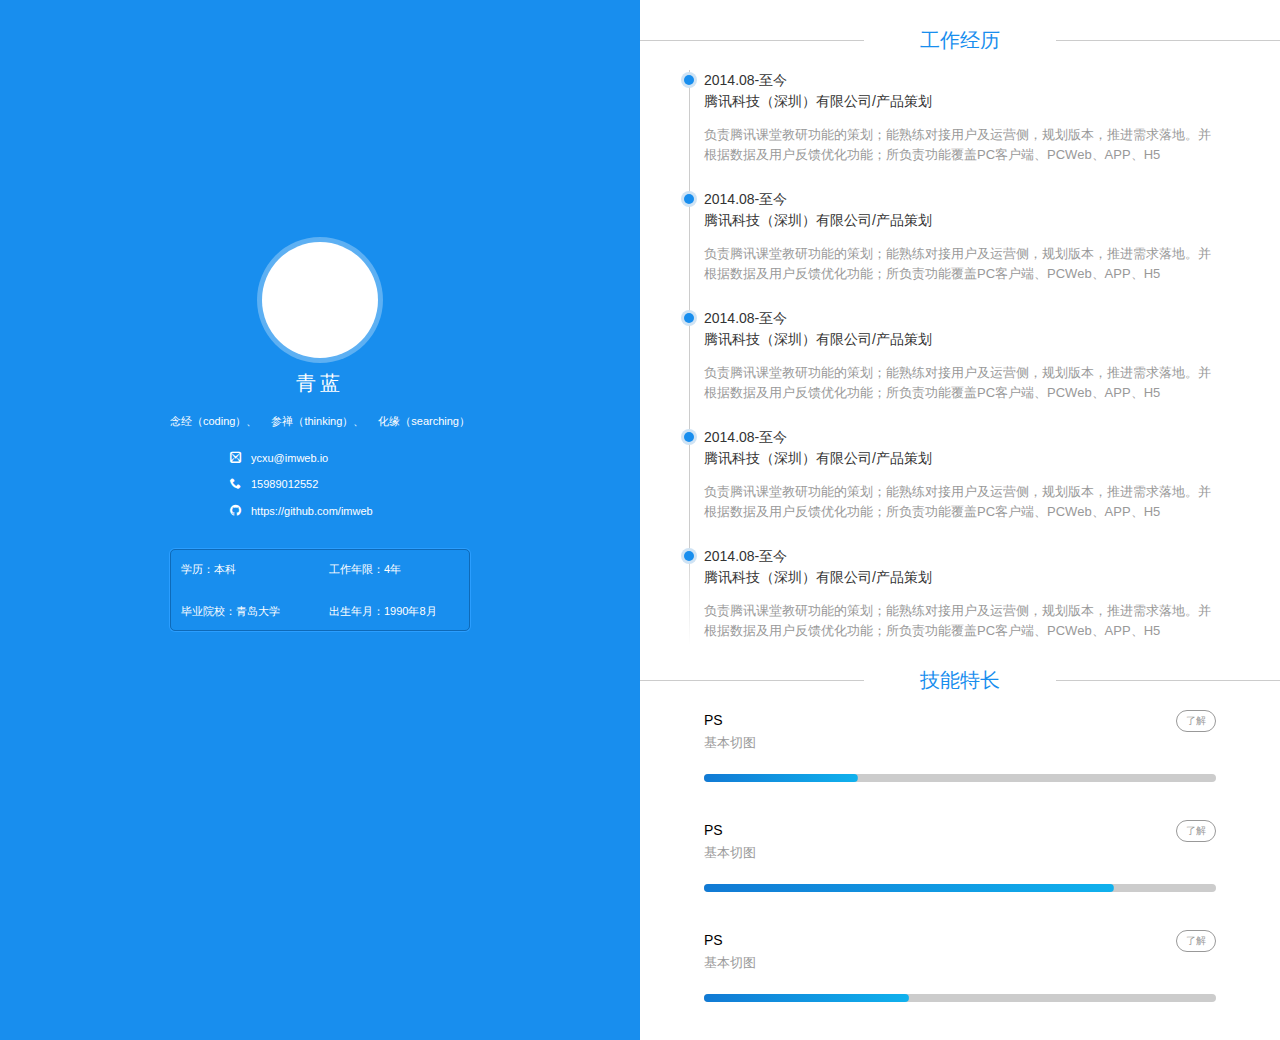
<file: index.html>
<!DOCTYPE html>
<html lang="en">
<head>
    <meta charset="UTF-8">
    <meta name="viewport" content="width=device-width,initial-scale=1.0">
    <link rel="stylesheet" href="./CSS/clear-zero.css"><!-- 清零 -->
    <link rel="stylesheet" href="./CSS/style.css"><!-- 样式 -->
    <!-- 引入小图标 -->
    <link rel="stylesheet" href="./Icomoon/demo-files/demo.css">
    <link rel="stylesheet" href="./Icomoon/style.css">
    <!-- 引入小图标结束 -->
    <title>个人简历</title>
</head>
<body>
<div class="bd-out"><!-- 最外层框 -->
    <!-- 蓝色背景 -->
    <aside>
        <div class="aside">
            <div class="aside-hd-portrait"></div>
            <p class="aside-hd-username">青蓝</p>
            <ul class="aside-bd-top"><!-- body-top 爱好-->
                <li>念经（coding）、</li>
                <li>参禅（thinking）、</li>
                <li>化缘（searching）</li>
            </ul>
            <ul class="aside-bd-btm"><!-- body-bottom 联系方式-->
                <li><span class="icon-mail2"></span>ycxu@imweb.io</li>
                <li><span class="icon-phone"></span>15989012552</li>
                <li><span class="icon-github"></span>https://github.com/imweb</li>
            </ul>
            <div class="aside-ft">
                <p>学历：本科</p>
                <p>工作年限：4年</p>
                <p>毕业院校：青岛大学</p>
                <p>出生年月：1990年8月</p>
            </div>
        </div>
    </aside>
    <!-- 主内容 -->
    <main>
        <!-- 工作经历 -->
        <div class="main-work">
            <div class="main-work-tt-out"><!-- 工作经历的“压线外壳” -->
                <h1 class="main-work-tt">工作经历</h1>
            </div>
            <ul class="main-experience">
                <li class="main-experience-content">
                    <h1>2014.08-至今</h1>
                    <h1>腾讯科技（深圳）有限公司/产品策划</h1>
                    <p>负责腾讯课堂教研功能的策划；能熟练对接用户及运营侧，规划版本，推进需求落地。并根据数据及用户反馈优化功能；所负责功能覆盖PC客户端、PCWeb、APP、H5</p>
                    <div></div><!-- 圆点 -->
                </li>
                <li class="main-experience-content">
                    <h1>2014.08-至今</h1>
                    <h1>腾讯科技（深圳）有限公司/产品策划</h1>
                    <p>负责腾讯课堂教研功能的策划；能熟练对接用户及运营侧，规划版本，推进需求落地。并根据数据及用户反馈优化功能；所负责功能覆盖PC客户端、PCWeb、APP、H5</p>
                    <div></div><!-- 圆点 -->
                </li>
                <li class="main-experience-content">
                    <h1>2014.08-至今</h1>
                    <h1>腾讯科技（深圳）有限公司/产品策划</h1>
                    <p>负责腾讯课堂教研功能的策划；能熟练对接用户及运营侧，规划版本，推进需求落地。并根据数据及用户反馈优化功能；所负责功能覆盖PC客户端、PCWeb、APP、H5</p>
                    <div></div><!-- 圆点 -->
                </li>
                <li class="main-experience-content">
                    <h1>2014.08-至今</h1>
                    <h1>腾讯科技（深圳）有限公司/产品策划</h1>
                    <p>负责腾讯课堂教研功能的策划；能熟练对接用户及运营侧，规划版本，推进需求落地。并根据数据及用户反馈优化功能；所负责功能覆盖PC客户端、PCWeb、APP、H5</p>
                    <div></div><!-- 圆点 -->
                </li>
                <li class="main-experience-content">
                    <h1>2014.08-至今</h1>
                    <h1>腾讯科技（深圳）有限公司/产品策划</h1>
                    <p>负责腾讯课堂教研功能的策划；能熟练对接用户及运营侧，规划版本，推进需求落地。并根据数据及用户反馈优化功能；所负责功能覆盖PC客户端、PCWeb、APP、H5</p>
                    <div></div><!-- 圆点 -->
                </li>
            </ul>
        </div>
        <!-- 技能特长 -->
        <div class="main-skill">
            <div class="main-skill-tt-out"><!-- 工作经历的“压线外壳” -->
                <h1 class="main-skill-tt">技能特长</h1>
            </div>
            <ul class="main-skill-out"><!-- 技能特长外壳 -->
                <li>
                    <h1>PS</h1><span>了解</span>
                    <h2>基本切图</h2>
                    <div class="main-skill-bg">
                        <div class="main-skill-outside"></div><!-- 进度条顶色（蓝色） -->
                    </div><!-- 进度条底色（灰色） -->
                </li>
                <li>
                    <h1>PS</h1><span>了解</span>
                    <h2>基本切图</h2>
                    <div class="main-skill-bg">
                        <div class="main-skill-outside"></div><!-- 进度条顶色（蓝色） -->
                    </div><!-- 进度条底色（灰色） -->

                </li>
                <li>
                    <h1>PS</h1><span>了解</span>
                    <h2>基本切图</h2>
                    <div class="main-skill-bg">
                        <div class="main-skill-outside"></div><!-- 进度条顶色（蓝色） -->
                    </div><!-- 进度条底色（灰色） -->
                </li>
            </ul>
        </div>
    </main>
</div>
</body>
</html>
</file>
<file: CSS/clear-zero.css>
body, div, dl, dt, dd, ul, ol, li, h1, h2, h3, h4, h5, h6, pre, code, form, fieldset, legend, input, button, textarea, p, blockquote, th, td {
    margin: 0;
    padding: 0;
}

body {
    background: #fff;
    color: #555;
    font-size: 14px;
    font-family: Verdana, Arial, Helvetica, sans-serif;
}

td, th, caption {
    font-size: 14px;
}

h1, h2, h3, h4, h5, h6 {
    font-weight: normal;
    font-size: 100%;
}

address, caption, cite, code, dfn, em, strong, th, var {
    font-style: normal;
    font-weight: normal;
}

a {
    color: #555;
    text-decoration: none;
}

a:hover {
    text-decoration: underline;
}

img {
    border: none;
}

ol, ul, li {
    list-style: none;
}

input, textarea, select, button {
    font: 14px Verdana, Helvetica, Arial, sans-serif;
}

table {
    border-collapse: collapse;
}

html {
    overflow-y: scroll;
}

.clearfix:after {
    content: ".";
    display: block;
    height: 0;
    clear: both;
    visibility: hidden;
}

.clearfix {
    *zoom: 1;
}
</file>
<file: CSS/style.css>
.bd-out {
    height: 100%;
    background: none;
}

aside {
    /*position: absolute;*/
    display: flex;
    justify-content: center;
    align-items: center;
    width: 100%;
    height: 100vh; /* vh单位 --> 100代表100% */
    background: #188EEE url("http://coding.imweb.io/img/project/resume/bg.png") 100% 100%;
}

/*自我介绍的外框*/
.aside {
    width: 300px;
    height: 416px;
    /********************************************/
    /*  transform居中  缺点-->无法做响应式 */
    /*position: absolute;*/
    /*left: 50%;*/
    /*top: 50%;*/
    /*transform: translate(-50%, -50%);*/
    /********************************************/
}

/*大头像*/
.aside .aside-hd-portrait {
    width: 116px;
    height: 116px;
    background: white url("http://coding.imweb.io/img/project/resume/avatar.png") center center/100% 100%;
    margin: 0 auto;
    border-radius: 50%;
    box-shadow: #5DB0F3 0 0 0 5px;
}

@keyframes hd-spread {
    100% {
        box-shadow: rgba(93, 176, 243, 0.7) 0 0 0 10px;
    }
}

.aside .aside-hd-portrait:hover {
    animation: hd-spread 0.8s ease infinite;
}

/*用户名*/
.aside .aside-hd-username {
    margin-top: 15px;
    height: 20px;
    width: 100%;
    font-size: 20px;
    text-align: center;
    line-height: 20px;
    color: white;
    letter-spacing: 4px;
}

/*爱好*/
.aside .aside-bd-top {
    margin-top: 15px;
    display: flex;
    justify-content: space-between;
}

.aside .aside-bd-top li {
    display: inline-block;
}

/*联系方式*/
.aside .aside-bd-btm {
    width: 60%;
    margin: 0 auto;
    margin-top: 20px;
}

.aside .aside-bd-btm li {
    margin-top: 10px;
}

.aside .aside-bd-btm li span { /* 小图标 */
    margin-right: 10px;
}

/*蓝色背景底部四个分栏*/
.aside .aside-ft {
    width: 288px;
    height: 80px;
    border: 1px solid #0E6AB8;
    box-shadow: #2B9EFF 0 0 0 1px;
    border-radius: 5px;
    margin: 0 auto;
    margin-top: 30px;
    padding-left: 10px;
    display: flex;
    flex-wrap: wrap;
    justify-content: space-between;
    align-content: space-between;
}

.aside .aside-ft p {
    display: inline-block;
    flex-basis: 140px;
}

/*共有的字体内容*/
.aside .aside-ft p, .aside .aside-bd-btm, .aside .aside-bd-top li {
    font-size: 11px;
    color: white;
}

/**********************************************************************************************************/
/*主内容大外框*/
main {
    width: 100%;
    background-color: white;
    z-index: 1;
}

/*工作经历外框*/
.main-work, .main-skill {
    width: 100%;
    margin-top: 30px;
}

/* 大标题——工作经历& */
.main-work-tt-out, .main-skill-tt-out {
    position: relative; /* 父元素定义relative,好确定两个横线的位置 */
    text-align: center;
    width: 100%;
}

.main-work .main-work-tt-out .main-work-tt,
.main-skill, .main-skill-tt-out .main-skill-tt { /*title*/
    font-size: 20px;
    line-height: 20px;
    color: #188EEE;
}

.main-work .main-work-tt-out .main-work-tt::after,
.main-work .main-work-tt-out .main-work-tt::before,
.main-skill .main-skill-tt-out .main-skill-tt::after,
.main-skill .main-skill-tt-out .main-skill-tt::before { /*伪元素实现文字压线*/
    background: #CCCCCC;
    content: "";
    height: 1px;
    position: absolute;
    top: 50%;
    width: 35%;
}

.main-work .main-work-tt-out .main-work-tt::after,
.main-skill .main-skill-tt-out .main-skill-tt::after {
    right: 0;
}

.main-work .main-work-tt-out .main-work-tt::before,
.main-skill .main-skill-tt-out .main-skill-tt::before {
    left: 0;
}

/*工作经验外壳*/
.main-work .main-experience {
    margin-top: 20px;
}

/*工作经验li整体*/
.main-work .main-experience .main-experience-content {
    margin: auto;
    margin-bottom: 25px;
    width: 80%;
    position: relative;
    text-align: left;
}

/*工作经验li左侧时间轴线*/
.main-work .main-experience .main-experience-content:not(:last-child)::before,
.main-work .main-experience .main-experience-content:nth-last-child(1)::before {
    content: '';
    position: absolute;
    left: -15px;
    top: 0;
    width: 1px;
    height: auto;
}

/*工作经验li左侧时间轴线非最后一个*/
.main-work .main-experience .main-experience-content:not(:last-child)::before {
    border-left: 1px solid rgba(204, 204, 204, 1);
    bottom: -25px;
}

/*工作经验li左侧时间轴线  最后一个渐变*/
.main-work .main-experience .main-experience-content:nth-last-child(1)::before {
    bottom: -5px;
    background: linear-gradient(to bottom, rgba(204, 204, 204, 1), rgba(204, 204, 204, 0)) no-repeat left /1px 100%;
}

/*圆点*/
.main-work .main-experience .main-experience-content div {
    width: 10px;
    height: 10px;
    background-color: #188EEE;
    border-radius: 50%;
    position: absolute;
    box-shadow: #CFE3F4 0 0 0 3px;
    left: -20px;
    top: 5px;
}

@keyframes tt-spread {
    100% {
        box-shadow: rgba(207, 227, 244, 1) 0 0 0 5px;
    }
}

.main-work .main-experience .main-experience-content:hover div {
    animation: tt-spread 0.8s ease infinite;
}

/* 工作经验h1时间&工作地点 */
.main-work .main-experience .main-experience-content h1 {
    font-size: 14px;
    color: #333333;
}

/*工作经验内容*/
.main-work .main-experience .main-experience-content p {
    font-size: 13px;
    color: #999999;
}
/*li外壳*/
.main-skill-out li {
    position: relative;
    width: 100%;
    margin-top: 20px;
    height: 90px;
}
/*最后一个li底部要有距离*/
.main-skill-out li:last-child {
    margin: 20px 0 20px 0;
}

.main-skill-out li h1 {
    position: absolute;
    left: 10%;
    top: 0;
    font-size: 14px;
    color: black;
}
/*“了解”*/
.main-skill-out li span {
    border: 1px solid #999999;
    border-radius: 12px;
    color: #999999;
    position: absolute;
    font-size: 10px;
    right: 10%;
    top: 0;
    padding: 0 9px;
    cursor: pointer;
}

.main-skill-out li span:hover {
    font-weight: bold;
}
/*技能名称*/
.main-skill-out li h2 {
    position: absolute;
    left: 10%;
    top: 25%;
    font-size: 13px;
    color: #999999;
}
/*进度条的背景*/
.main-skill-out li .main-skill-bg {
    position: absolute;
    width: 80%;
    height: 8px;
    background-color: #CCCCCC;
    border-radius: 10px;
    left: 10%;
    bottom: 20%;
}

/*进度条的外色*/
.main-skill-out li .main-skill-outside {
    position: absolute;
    height: 8px;
    background: linear-gradient(to right, #117AD4, #10B1ED) no-repeat bottom /100% 8px;
    border-radius: 10px;
    left: 0;
    bottom: 0;
    z-index: 2;
}

@keyframes change-line1 {
    from {
        width: 0;
    }
    to {
        width: 30%;
    }
}

.main-skill-out li:nth-child(1):hover .main-skill-outside {
    animation: change-line1 2s ease 1;
    animation-delay: 0.3s;
}

.main-skill-out li:nth-child(1) .main-skill-outside {
    width: 30%;
}

/***************************************************************/
@keyframes change-line2 {
    from {
        width: 0;
    }
    to {
        width: 80%;
    }
}

.main-skill-out li:nth-child(2):hover .main-skill-outside {
    animation: change-line2 2s ease 1;
    animation-delay: 0.3s;
}

.main-skill-out li:nth-child(2) .main-skill-outside {
    width: 80%;
}

/****************************************************************/
@keyframes change-line3 {
    from {
        width: 0;
    }
    to {
        width: 40%;
    }
}

.main-skill-out li:nth-child(3):hover .main-skill-outside {
    animation: change-line3 2s ease 1;
    animation-delay: 0.3s;
}

.main-skill-out li:nth-child(3) .main-skill-outside {
    width: 40%;
}

@media screen and (min-width: 768px) {
    .bd-out {
        display: flex;
        justify-content: space-around;
        background: #188EEE url("http://coding.imweb.io/img/project/resume/bg.png") 100% 100%;
    }
    aside {
        background: none;
    }
}
</file>
<file: Icomoon/demo-files/demo.css>
body {
  padding: 0;
  margin: 0;
  font-family: sans-serif;
  font-size: 1em;
  line-height: 1.5;
  color: #555;
  background: #fff;
}
h1 {
  font-size: 1.5em;
  font-weight: normal;
}
small {
  font-size: .66666667em;
}
a {
  color: #e74c3c;
  text-decoration: none;
}
a:hover, a:focus {
  box-shadow: 0 1px #e74c3c;
}
.bshadow0, input {
  box-shadow: inset 0 -2px #e7e7e7;
}
input:hover {
  box-shadow: inset 0 -2px #ccc;
}
input, fieldset {
  font-family: sans-serif;
  font-size: 1em;
  margin: 0;
  padding: 0;
  border: 0;
}
input {
  color: inherit;
  line-height: 1.5;
  height: 1.5em;
  padding: .25em 0;
}
input:focus {
  outline: none;
  box-shadow: inset 0 -2px #449fdb;
}
.glyph {
  font-size: 16px;
  width: 15em;
  padding-bottom: 1em;
  margin-right: 4em;
  margin-bottom: 1em;
  float: left;
  overflow: hidden;
}
.liga {
  width: 80%;
  width: calc(100% - 2.5em);
}
.talign-right {
  text-align: right;
}
.talign-center {
  text-align: center;
}
.bgc1 {
  background: #f1f1f1;
}
.fgc1 {
  color: #999;
}
.fgc0 {
  color: #000;
}
p {
  margin-top: 1em;
  margin-bottom: 1em;
}
.mvm {
  margin-top: .75em;
  margin-bottom: .75em;
}
.mtn {
  margin-top: 0;
}
.mtl, .mal {
  margin-top: 1.5em;
}
.mbl, .mal {
  margin-bottom: 1.5em;
}
.mal, .mhl {
  margin-left: 1.5em;
  margin-right: 1.5em;
}
.mhmm {
  margin-left: 1em;
  margin-right: 1em;
}
.mls {
  margin-left: .25em;
}
.ptl {
  padding-top: 1.5em;
}
.pbs, .pvs {
  padding-bottom: .25em;
}
.pvs, .pts {
  padding-top: .25em;
}
.unit {
  float: left;
}
.unitRight {
  float: right;
}
.size1of2 {
  width: 50%;
}
.size1of1 {
  width: 100%;
}
.clearfix:before, .clearfix:after {
  content: " ";
  display: table;
}
.clearfix:after {
  clear: both;
}
.hidden-true {
  display: none;
}
.textbox0 {
  width: 3em;
  background: #f1f1f1;
  padding: .25em .5em;
  line-height: 1.5;
  height: 1.5em;
}
#testDrive {
  display: block;
  padding-top: 24px;
  line-height: 1.5;
}
.fs0 {
  font-size: 16px;
}
.fs1 {
  font-size: 32px;
}
</file>
<file: Icomoon/style.css>
@font-face {
  font-family: 'icomoon';
  src:  url('fonts/icomoon.eot?79pa77');
  src:  url('fonts/icomoon.eot?79pa77#iefix') format('embedded-opentype'),
    url('fonts/icomoon.ttf?79pa77') format('truetype'),
    url('fonts/icomoon.woff?79pa77') format('woff'),
    url('fonts/icomoon.svg?79pa77#icomoon') format('svg');
  font-weight: normal;
  font-style: normal;
}

[class^="icon-"], [class*=" icon-"] {
  /* use !important to prevent issues with browser extensions that change fonts */
  font-family: 'icomoon' !important;
  speak: none;
  font-style: normal;
  font-weight: normal;
  font-variant: normal;
  text-transform: none;
  line-height: 1;

  /* Better Font Rendering =========== */
  -webkit-font-smoothing: antialiased;
  -moz-osx-font-smoothing: grayscale;
}

.icon-phone:before {
  content: "\e942";
}
.icon-mail2:before {
  content: "\ea84";
}
.icon-github:before {
  content: "\eab0";
}
</file>
